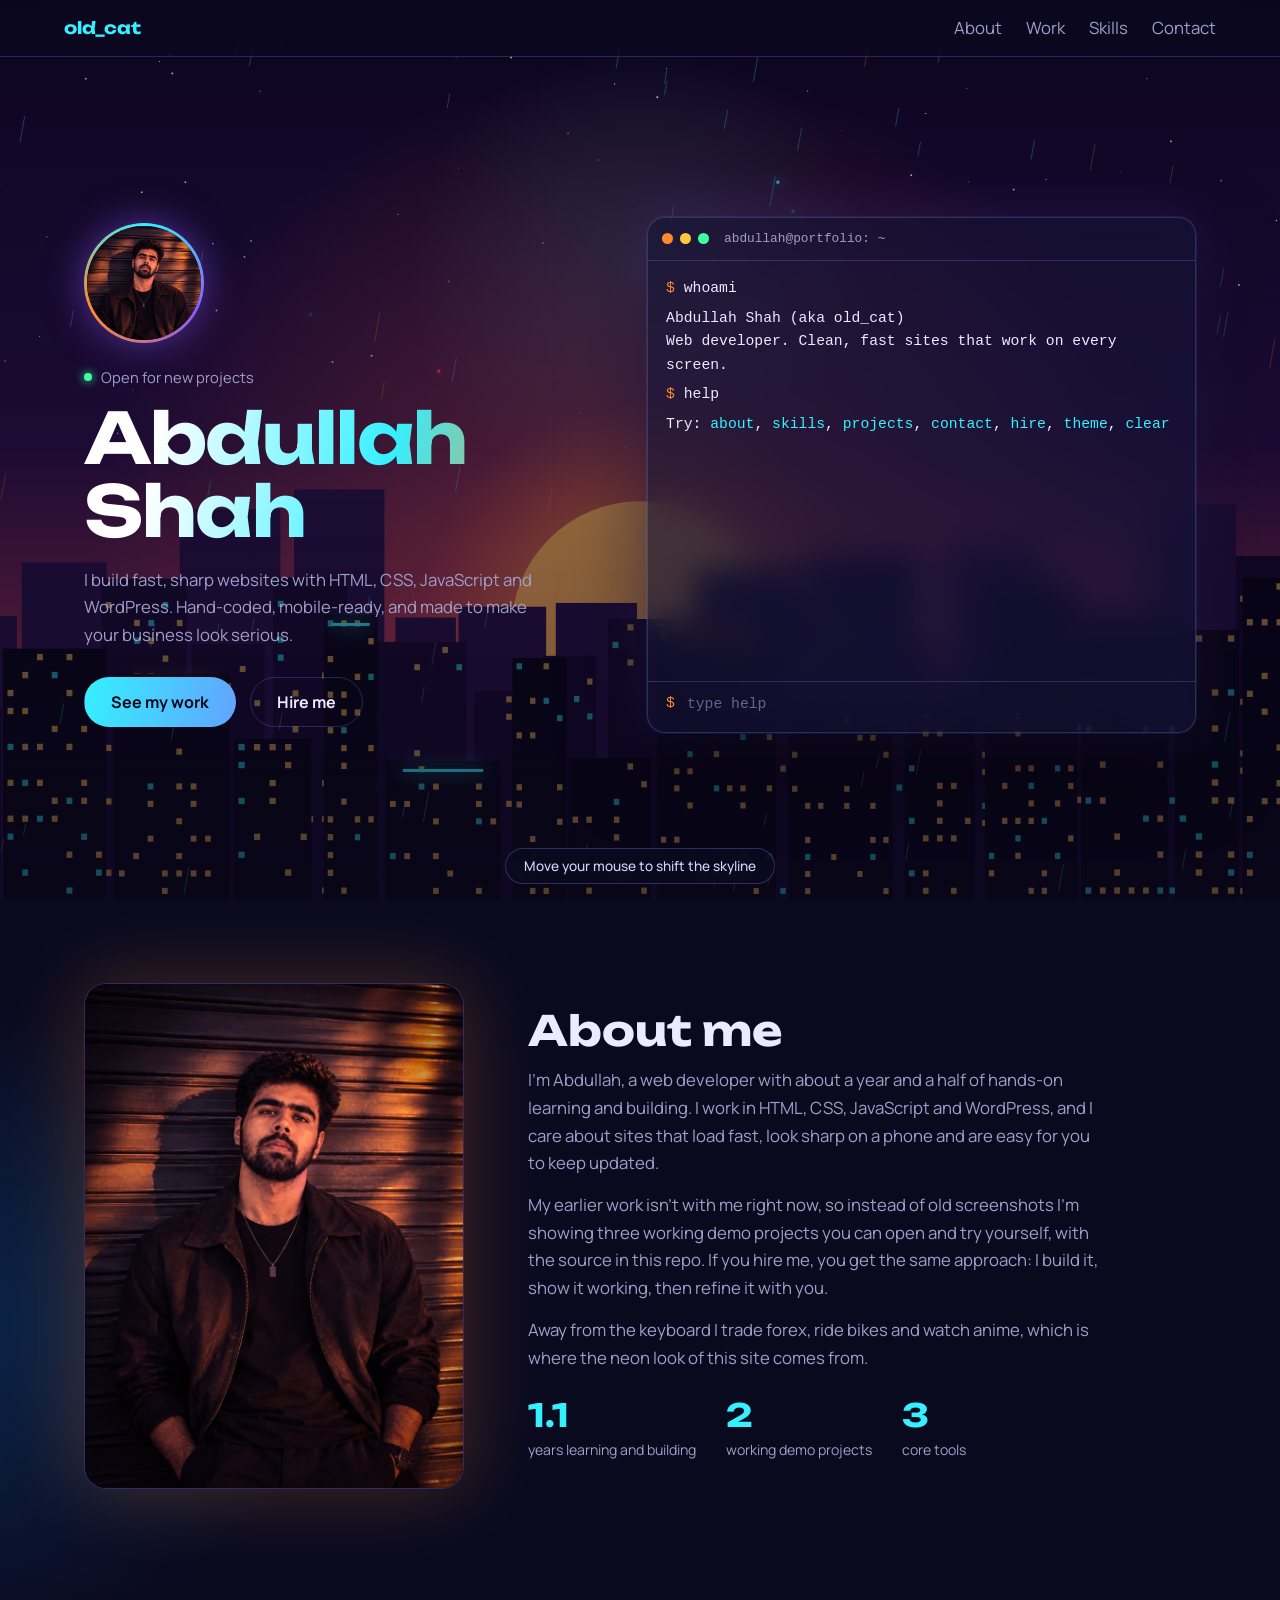
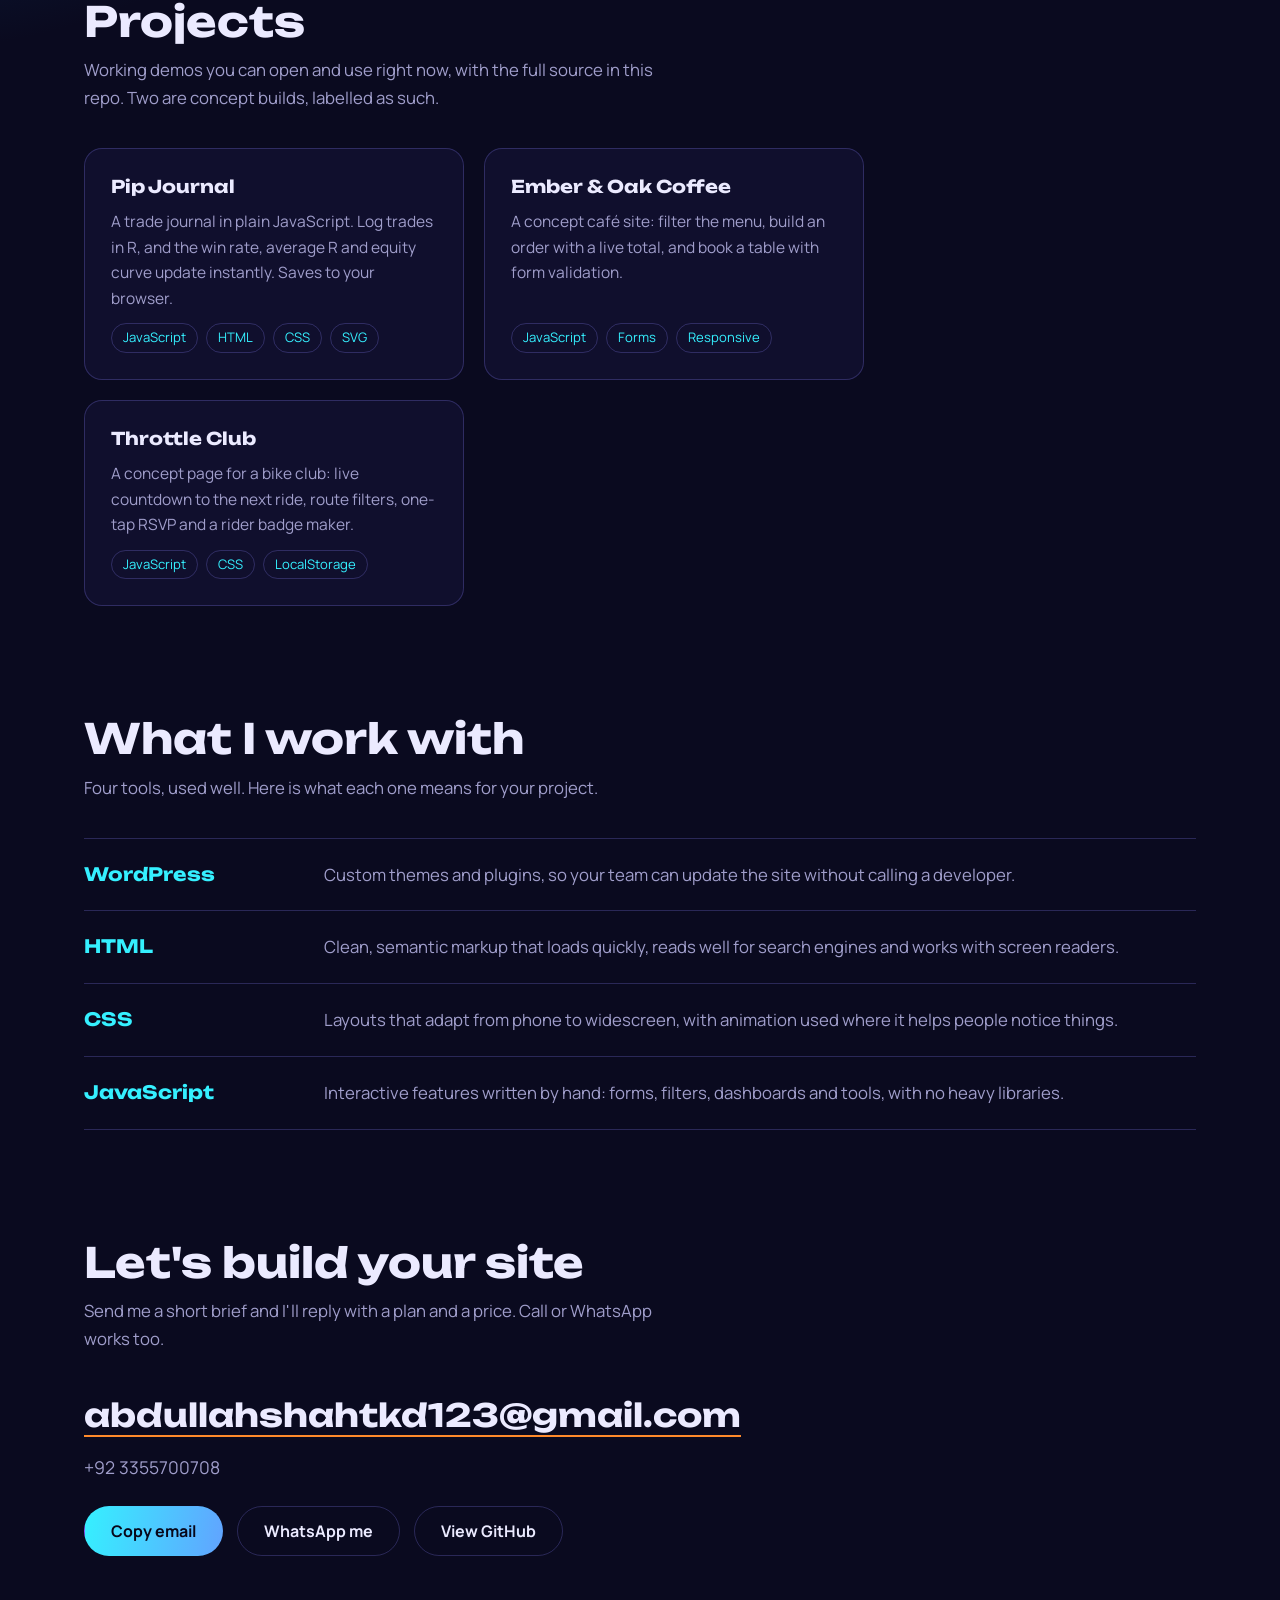
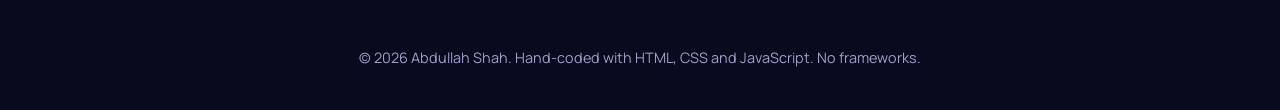
<file: index.html>
<!doctype html>
<html lang="en">
<head>
<meta charset="utf-8">
<meta name="viewport" content="width=device-width, initial-scale=1">
<title>Abdullah Shah | Web Developer</title>
<meta property="og:title" content="Abdullah Shah | Web Developer">
<meta property="og:description" content="Fast, sharp websites with HTML, CSS, JavaScript and WordPress.">
<meta name="description" content="Abdullah Shah builds fast, good-looking websites with HTML, CSS, JavaScript and WordPress.">
<link rel="icon" href="data:image/svg+xml,<svg xmlns=%22http://www.w3.org/2000/svg%22 viewBox=%220 0 100 100%22><text y=%22.9em%22 font-size=%2290%22>🐱</text></svg>">
<link rel="preconnect" href="https://fonts.googleapis.com">
<link rel="preconnect" href="https://fonts.gstatic.com" crossorigin>
<link href="https://fonts.googleapis.com/css2?family=Manrope:wght@400;500;700&family=Unbounded:wght@500;700&display=swap" rel="stylesheet">
<link rel="stylesheet" href="style.css">
</head>
<body>
<canvas id="bg" data-scene="city" aria-hidden="true"></canvas>
<div class="glow" aria-hidden="true"></div>

<header class="nav">
  <a class="brand" href="#top">old_cat</a>
  <nav><a href="#about">About</a><a href="#work">Work</a><a href="#skills">Skills</a><a href="#contact">Contact</a></nav>
</header>

<main id="top">
  <section class="hero">
    <div class="intro">
      <div class="avatar"><img src="photo.jpg" alt="Portrait of Abdullah Shah" onerror="this.replaceWith(Object.assign(document.createElement('span'),{textContent:'AS'}))"></div>
      <p class="status"><i></i>Open for new projects</p>
      <h1>Abdullah Shah</h1>
      <p class="role">I build fast, sharp websites with HTML, CSS, JavaScript and WordPress. Hand-coded, mobile-ready, and made to make your business look serious.</p>
      <div class="cta">
        <a class="btn primary" href="#work">See my work</a>
        <a class="btn" href="mailto:abdullahshahtkd123@gmail.com?subject=Project%20inquiry">Hire me</a>
      </div>
    </div>
    <div class="term" id="term" aria-label="Interactive terminal">
      <div class="bar"><b></b><b></b><b></b><span>abdullah@portfolio: ~</span></div>
      <div class="out" id="out" aria-live="polite"></div>
      <label class="line"><span class="ps">$</span><input id="in" autocomplete="off" autocapitalize="off" spellcheck="false" aria-label="Type a command and press Enter" placeholder="type help"></label>
    </div>
  </section>

  <section id="about" class="sec">
    <div class="about">
      <div class="card frame"><img src="photo.jpg" alt="Abdullah Shah leaning on a metal shutter in golden evening light" loading="lazy"></div>
      <div>
        <h2>About me</h2>
        <p>I'm Abdullah, a web developer with about a year and a half of hands-on learning and building. I work in HTML, CSS, JavaScript and WordPress, and I care about sites that load fast, look sharp on a phone and are easy for you to keep updated.</p>
        <p>My earlier work isn't with me right now, so instead of old screenshots I'm showing three working demo projects you can open and try yourself, with the source in this repo. If you hire me, you get the same approach: I build it, show it working, then refine it with you.</p>
        <p>Away from the keyboard I trade forex, ride bikes and watch anime, which is where the neon look of this site comes from.</p>
        <div class="stats">
          <div><b data-n="1.5" data-d="1">0</b><span>years learning and building</span></div>
          <div><b data-n="3">0</b><span>working demo projects</span></div>
          <div><b data-n="4">0</b><span>core tools</span></div>
        </div>
      </div>
    </div>
  </section>

  <section id="work" class="sec">
    <h2>Projects</h2>
    <p class="lead">Working demos you can open and use right now, with the full source in this repo. Two are concept builds, labelled as such.</p>
    <div class="grid">
      <a class="card" href="projects/pip-journal/">
        <h3>Pip Journal</h3>
        <p>A trade journal in plain JavaScript. Log trades in R, and the win rate, average R and equity curve update instantly. Saves to your browser.</p>
        <ul class="tags"><li>JavaScript</li><li>HTML</li><li>CSS</li><li>SVG</li></ul>
      </a>
      <a class="card" href="projects/ember-oak/">
        <h3>Ember &amp; Oak Coffee</h3>
        <p>A concept café site: filter the menu, build an order with a live total, and book a table with form validation.</p>
        <ul class="tags"><li>JavaScript</li><li>Forms</li><li>Responsive</li></ul>
      </a>
      <a class="card" href="projects/throttle-club/">
        <h3>Throttle Club</h3>
        <p>A concept page for a bike club: live countdown to the next ride, route filters, one-tap RSVP and a rider badge maker.</p>
        <ul class="tags"><li>JavaScript</li><li>CSS</li><li>LocalStorage</li></ul>
      </a>
    </div>
  </section>

  <section id="skills" class="sec">
    <h2>What I work with</h2>
    <p class="lead">Four tools, used well. Here is what each one means for your project.</p>
    <dl class="skills">
      <div><dt>WordPress</dt><dd>Custom themes and plugins, so your team can update the site without calling a developer.</dd></div>
      <div><dt>HTML</dt><dd>Clean, semantic markup that loads quickly, reads well for search engines and works with screen readers.</dd></div>
      <div><dt>CSS</dt><dd>Layouts that adapt from phone to widescreen, with animation used where it helps people notice things.</dd></div>
      <div><dt>JavaScript</dt><dd>Interactive features written by hand: forms, filters, dashboards and tools, with no heavy libraries.</dd></div>
    </dl>
  </section>

  <section id="contact" class="sec">
    <h2>Let's build your site</h2>
    <p class="lead">Send me a short brief and I'll reply with a plan and a price. Call or WhatsApp works too.</p>
    <a class="mail" href="mailto:abdullahshahtkd123@gmail.com?subject=Project%20inquiry">abdullahshahtkd123@gmail.com</a>
    <a class="phone" href="tel:+923355700708">+92 3355700708</a>
    <div class="cta">
      <button class="btn primary" id="copy" type="button">Copy email</button>
      <a class="btn" href="https://wa.me/923355700708" target="_blank" rel="noopener">WhatsApp me</a>
      <a class="btn" href="https://github.com/Abdullah-ops-del" target="_blank" rel="noopener">View GitHub</a>
    </div>
  </section>
</main>

<footer>© 2026 Abdullah Shah. Hand-coded with HTML, CSS and JavaScript. No frameworks.</footer>
<script src="fx.js"></script>
<script src="script.js"></script>
</body>
</html>
</file>
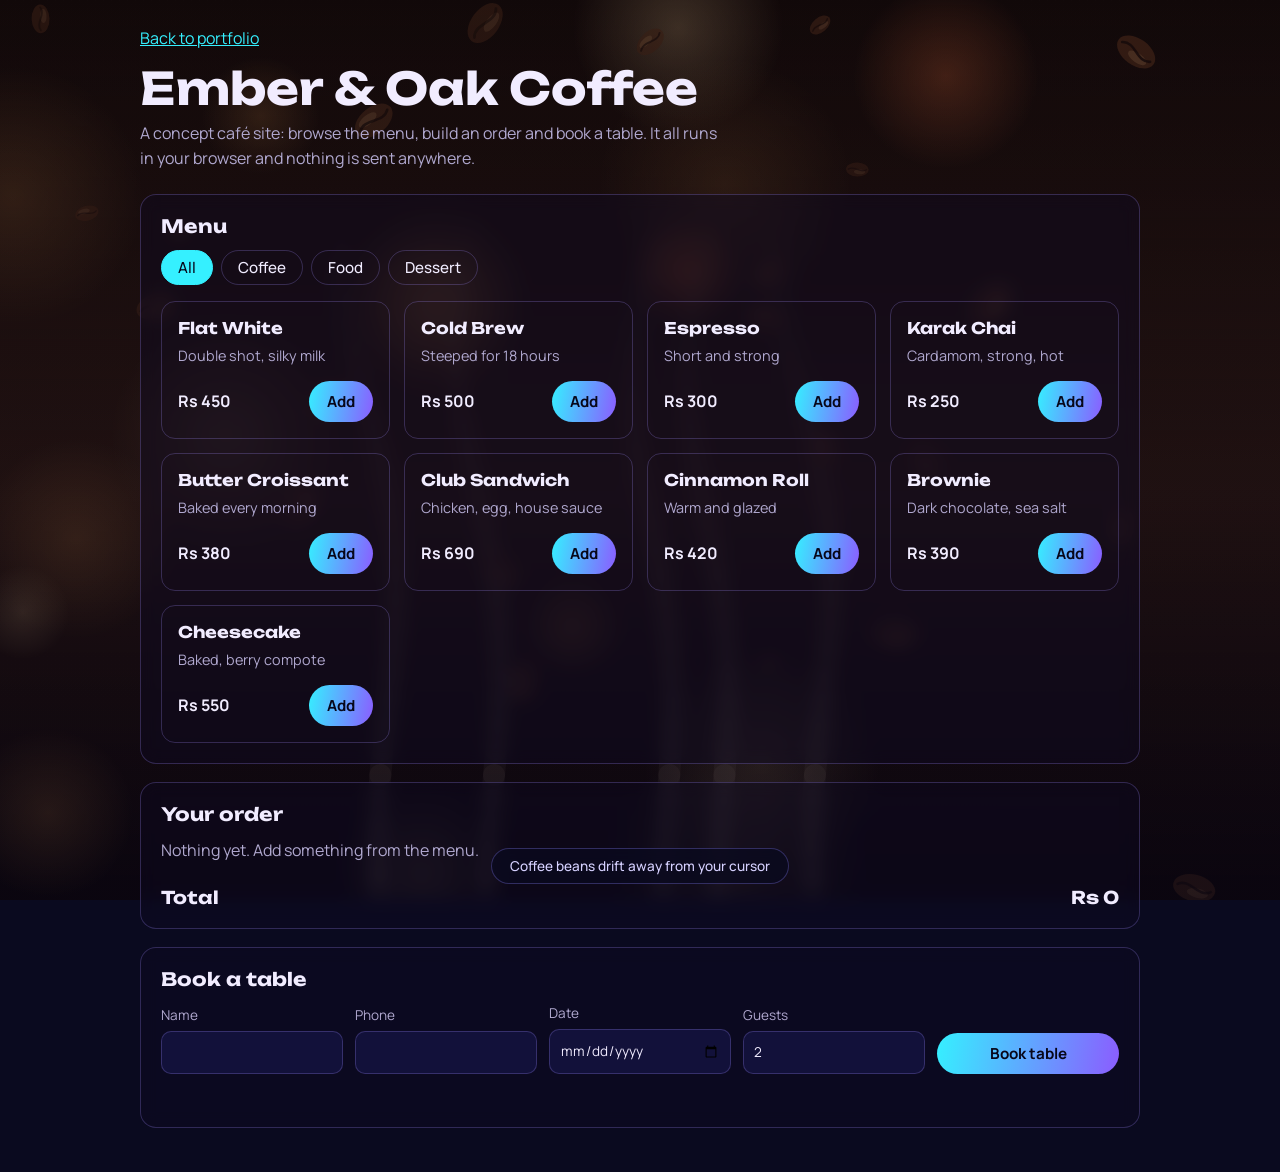
<file: projects/ember-oak/index.html>
<!doctype html>
<html lang="en">
<head>
<meta charset="utf-8">
<meta name="viewport" content="width=device-width,initial-scale=1">
<title>Ember &amp; Oak Coffee | Concept by Abdullah Shah</title>
<link href="https://fonts.googleapis.com/css2?family=Manrope:wght@400;500;700&family=Unbounded:wght@700&display=swap" rel="stylesheet">
<link rel="stylesheet" href="../demo.css">
</head>
<body>
<canvas id="bg" data-scene="coffee" aria-hidden="true"></canvas>
<div class="wrap">
<a href="../../">Back to portfolio</a>
<h1>Ember &amp; Oak Coffee</h1>
<p class="sub">A concept café site: browse the menu, build an order and book a table. It all runs in your browser and nothing is sent anywhere.</p>

<section class="panel"><h2>Menu</h2><div class="chips" id="chips"></div><div class="grid" id="menu"></div></section>
<section class="panel"><h2>Your order</h2><div id="cart"></div><p class="tot"><span>Total</span><span id="tot">Rs 0</span></p></section>
<section class="panel">
  <h2>Book a table</h2>
  <form id="f" novalidate>
    <label>Name<input name="n" autocomplete="name"></label>
    <label>Phone<input name="p" type="tel" autocomplete="tel"></label>
    <label>Date<input name="d" type="date"></label>
    <label>Guests<input name="g" type="number" min="1" max="12" value="2"></label>
    <button class="btn">Book table</button>
  </form>
  <p class="msg" id="msg" role="status"></p>
</section>
</div>

<script>
const $ = s => document.querySelector(s), Rs = n => 'Rs ' + n.toLocaleString('en-US');
const M = [['Coffee','Flat White','Double shot, silky milk',450],['Coffee','Cold Brew','Steeped for 18 hours',500],['Coffee','Espresso','Short and strong',300],['Coffee','Karak Chai','Cardamom, strong, hot',250],['Food','Butter Croissant','Baked every morning',380],['Food','Club Sandwich','Chicken, egg, house sauce',690],['Food','Cinnamon Roll','Warm and glazed',420],['Dessert','Brownie','Dark chocolate, sea salt',390],['Dessert','Cheesecake','Baked, berry compote',550]];
const cats = ['All', ...new Set(M.map(m => m[0]))], cart = {};
let cat = 'All';

function menu() {
  $('#chips').innerHTML = cats.map(c => `<button class="chip" aria-pressed="${c === cat}" data-c="${c}">${c}</button>`).join('');
  $('#menu').innerHTML = M.filter(m => cat === 'All' || m[0] === cat).map(m =>
    `<div class="item"><h3>${m[1]}</h3><p>${m[2]}</p><div class="row"><b>${Rs(m[3])}</b><button class="btn" data-a="${m[1]}">Add</button></div></div>`).join('');
}
function order() {
  let t = 0; const ks = Object.keys(cart);
  $('#cart').innerHTML = ks.length ? ks.map(k => {
    t += M.find(m => m[1] === k)[3] * cart[k];
    return `<div class="line"><span>${k} x ${cart[k]}</span><span><button class="btn alt" data-m="${k}" aria-label="Remove one ${k}">-</button> <button class="btn alt" data-p="${k}" aria-label="Add one ${k}">+</button></span></div>`;
  }).join('') : '<p class="sub">Nothing yet. Add something from the menu.</p>';
  $('#tot').textContent = Rs(t);
}
document.addEventListener('click', e => {
  const d = e.target.dataset;
  if (d.c) { cat = d.c; menu(); }
  if (d.a) { cart[d.a] = (cart[d.a] || 0) + 1; order(); }
  if (d.p) { cart[d.p]++; order(); }
  if (d.m) { if (--cart[d.m] < 1) delete cart[d.m]; order(); }
});

const f = $('#f');
f.d.min = new Date().toISOString().slice(0, 10);
f.addEventListener('submit', e => {
  e.preventDefault();
  const n = f.n.value.trim(), p = f.p.value.replace(/\D/g, ''), d = f.d.value, g = +f.g.value;
  let er = '';
  if (n.length < 2) er = 'Please enter your name.';
  else if (p.length < 10) er = 'Enter a phone number with at least 10 digits.';
  else if (!d || d < f.d.min) er = 'Pick today or a future date.';
  else if (!(g >= 1 && g <= 12)) er = 'Guests must be between 1 and 12.';
  const m = $('#msg');
  m.style.color = er ? 'var(--ember)' : 'var(--ok)';
  m.textContent = er || `Table for ${g} booked on ${d}. See you soon, ${n}! (Demo only: nothing was sent.)`;
  if (!er) f.reset();
});
menu(); order();
</script>
<script src="../../fx.js"></script>
</body>
</html>
</file>
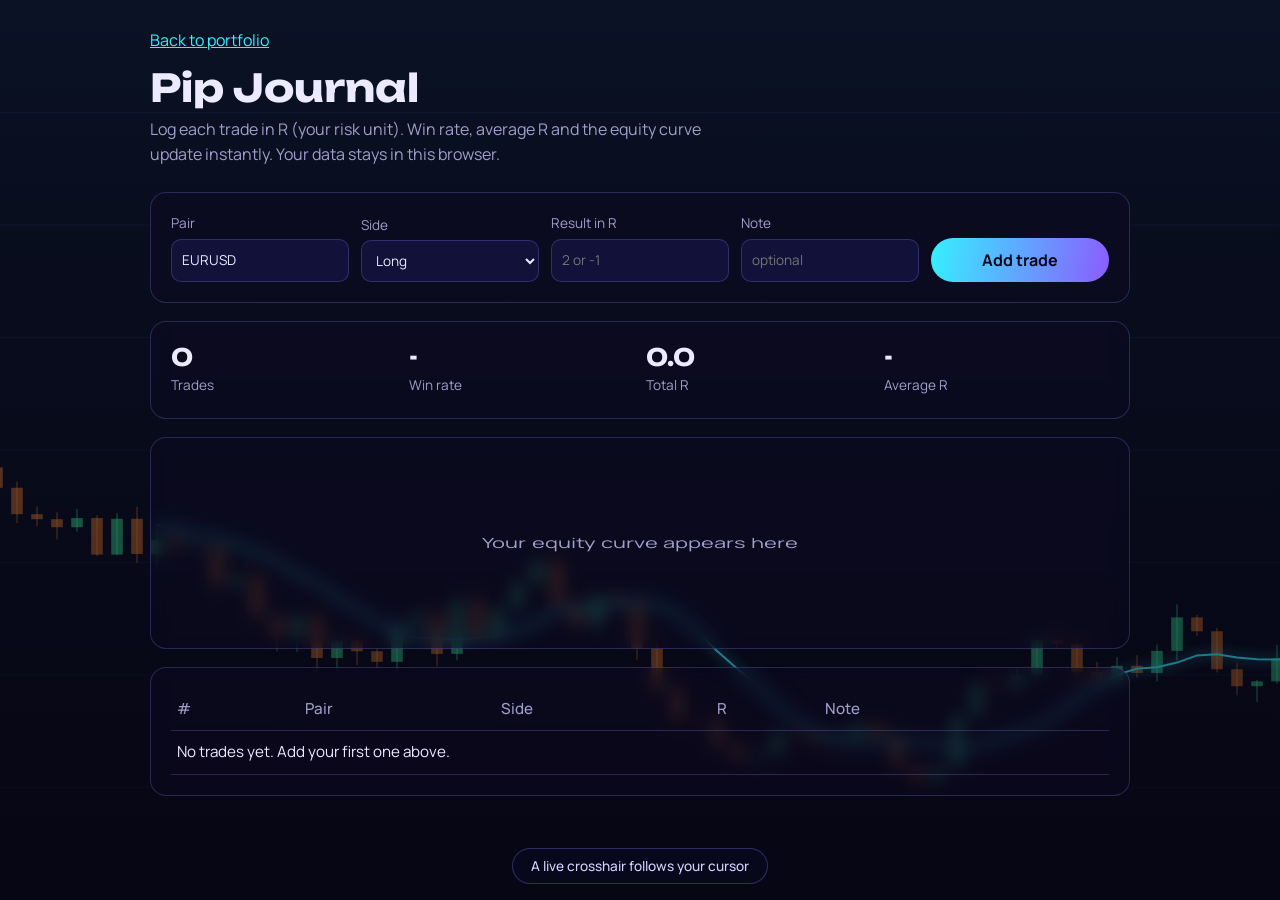
<file: projects/pip-journal/index.html>
<!doctype html>
<html lang="en">
<head>
<meta charset="utf-8">
<meta name="viewport" content="width=device-width,initial-scale=1">
<title>Pip Journal | Abdullah Shah</title>
<link href="https://fonts.googleapis.com/css2?family=Manrope:wght@400;700&family=Unbounded:wght@700&display=swap" rel="stylesheet">
<style>
:root{--cyan:#35f0ff;--pink:#ff8a2b;--violet:#8b5cff;--line:rgba(140,130,255,.25);--panel:rgba(22,20,56,.7);--text:#ebeaff;--muted:#a09ecb;--win:#3dffa2}
*{box-sizing:border-box;margin:0}
body{background:radial-gradient(900px 600px at 85% -10%,#3b1c0c,transparent 60%),#0a0a1f;color:var(--text);font:1rem/1.6 Manrope,system-ui,sans-serif;min-height:100vh;padding:28px clamp(16px,4vw,48px)}
.wrap{max-width:980px;margin:auto}
a{color:var(--cyan)}
h1{font:700 clamp(1.6rem,4vw,2.4rem) Unbounded,sans-serif;margin:10px 0 6px}
.sub{color:var(--muted);margin-bottom:24px;max-width:60ch}
.panel{background:var(--panel);border:1px solid var(--line);border-radius:16px;padding:20px;margin-bottom:18px}
form{display:grid;grid-template-columns:repeat(auto-fit,minmax(130px,1fr));gap:12px;align-items:end}
label{display:grid;gap:4px;font-size:.85rem;color:var(--muted)}
input,select{background:#12113a;border:1px solid var(--line);border-radius:10px;padding:10px;color:var(--text);font:inherit}
:focus-visible{outline:2px solid var(--cyan);outline-offset:2px}
button{padding:11px 18px;border:0;border-radius:99px;font:700 1rem Manrope,sans-serif;cursor:pointer;background:linear-gradient(100deg,var(--cyan),var(--violet));color:#07071a}
.stats{display:grid;grid-template-columns:repeat(auto-fit,minmax(130px,1fr));gap:12px}
.stat b{display:block;font:700 1.5rem Unbounded,sans-serif}
.stat span{color:var(--muted);font-size:.85rem}
svg{width:100%;height:170px;display:block}
.scroll{overflow-x:auto}
table{width:100%;border-collapse:collapse;font-size:.95rem}
th,td{text-align:left;padding:9px 6px;border-bottom:1px solid var(--line)}
th{color:var(--muted);font-weight:500}
.w{color:var(--win)}.l{color:var(--pink)}
.x{background:none;color:var(--muted);padding:2px 9px;border:1px solid var(--line)}
</style>
</head>
<body>
<canvas id="bg" data-scene="candles" aria-hidden="true"></canvas>
<div class="wrap">
<a href="../../">Back to portfolio</a>
<h1>Pip Journal</h1>
<p class="sub">Log each trade in R (your risk unit). Win rate, average R and the equity curve update instantly. Your data stays in this browser.</p>

<form class="panel" id="f">
  <label>Pair<input name="pair" value="EURUSD" required maxlength="10"></label>
  <label>Side<select name="side"><option>Long</option><option>Short</option></select></label>
  <label>Result in R<input name="r" type="number" step="0.1" required placeholder="2 or -1"></label>
  <label>Note<input name="note" maxlength="40" placeholder="optional"></label>
  <button>Add trade</button>
</form>

<section class="panel stats" id="stats"></section>
<section class="panel"><svg id="chart" viewBox="0 0 600 170" preserveAspectRatio="none" role="img" aria-label="Equity curve in R"></svg></section>
<section class="panel scroll">
  <table>
    <thead><tr><th>#</th><th>Pair</th><th>Side</th><th>R</th><th>Note</th><th></th></tr></thead>
    <tbody id="rows"></tbody>
  </table>
</section>
</div>

<script>
const K = 'pipjournal', $ = s => document.querySelector(s);
const esc = s => s.replace(/[&<>"']/g, c => ({'&':'&amp;','<':'&lt;','>':'&gt;','"':'&quot;',"'":'&#39;'}[c]));
let t = [];
try { t = JSON.parse(localStorage.getItem(K)) || []; } catch {}
const save = () => { try { localStorage.setItem(K, JSON.stringify(t)); } catch {} };

function draw() {
  const n = t.length, wins = t.filter(x => x.r > 0).length, tot = t.reduce((a, x) => a + x.r, 0);
  const st = [['Trades', n], ['Win rate', n ? Math.round(wins / n * 100) + '%' : '-'], ['Total R', tot.toFixed(1)], ['Average R', n ? (tot / n).toFixed(2) : '-']];
  $('#stats').innerHTML = st.map(([a, b]) => `<div class="stat"><b>${b}</b><span>${a}</span></div>`).join('');

  $('#rows').innerHTML = n ? t.map((x, i) =>
    `<tr><td>${i + 1}</td><td>${esc(x.pair)}</td><td>${x.side}</td><td class="${x.r > 0 ? 'w' : 'l'}">${x.r > 0 ? '+' : ''}${x.r}</td><td>${esc(x.note)}</td><td><button class="x" data-i="${i}" aria-label="Delete trade ${i + 1}">x</button></td></tr>`
  ).join('') : '<tr><td colspan="6">No trades yet. Add your first one above.</td></tr>';

  const cum = [0]; t.forEach(x => cum.push(cum[cum.length - 1] + x.r));
  const lo = Math.min(...cum), hi = Math.max(...cum), span = hi - lo || 1;
  const Y = v => 155 - (v - lo) / span * 140;
  if (n < 1) { $('#chart').innerHTML = '<text x="300" y="90" fill="#a09ecb" text-anchor="middle" font-size="14">Your equity curve appears here</text>'; return; }
  const pts = cum.map((v, i) => `${i / (cum.length - 1) * 600},${Y(v)}`).join(' ');
  $('#chart').innerHTML = `<line x1="0" x2="600" y1="${Y(0)}" y2="${Y(0)}" stroke="#a09ecb" stroke-opacity=".4" stroke-dasharray="4 6" vector-effect="non-scaling-stroke"/><polyline points="${pts}" fill="none" stroke="#35f0ff" stroke-width="2.5" stroke-linejoin="round" vector-effect="non-scaling-stroke" style="filter:drop-shadow(0 0 6px #35f0ff)"/>`;
}

$('#f').addEventListener('submit', e => {
  e.preventDefault();
  const d = new FormData(e.target);
  t.push({ pair: d.get('pair').toUpperCase(), side: d.get('side'), r: parseFloat(d.get('r')), note: d.get('note') });
  save(); draw(); e.target.r.value = ''; e.target.note.value = ''; e.target.r.focus();
});
$('#rows').addEventListener('click', e => {
  const i = e.target.dataset.i; if (i === undefined) return;
  t.splice(+i, 1); save(); draw();
});
draw();
</script>
<script src="../../fx.js"></script>
</body>
</html>
</file>
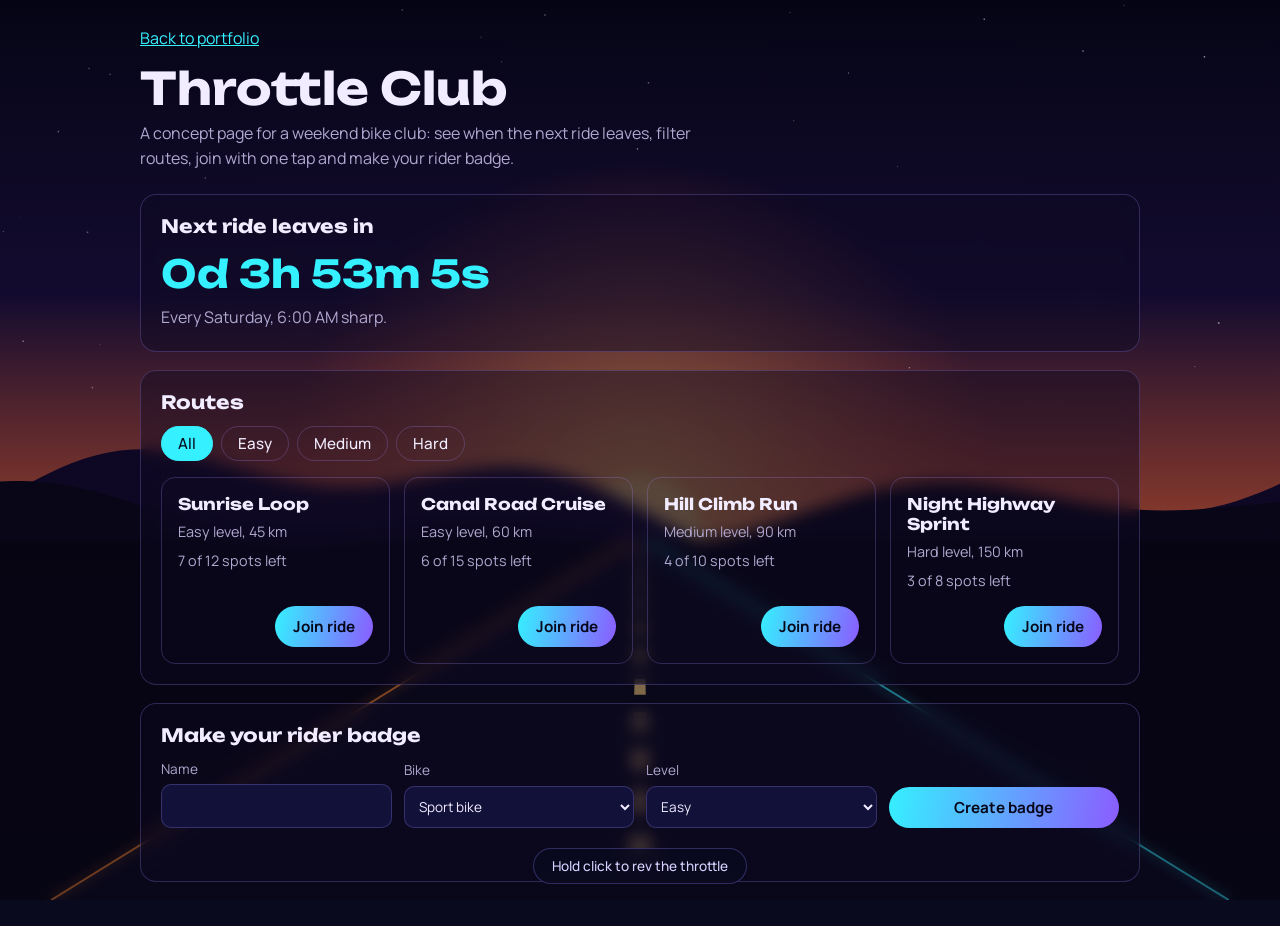
<file: projects/throttle-club/index.html>
<!doctype html>
<html lang="en">
<head>
<meta charset="utf-8">
<meta name="viewport" content="width=device-width,initial-scale=1">
<title>Throttle Club | Concept by Abdullah Shah</title>
<link href="https://fonts.googleapis.com/css2?family=Manrope:wght@400;500;700&family=Unbounded:wght@700&display=swap" rel="stylesheet">
<link rel="stylesheet" href="../demo.css">
</head>
<body>
<canvas id="bg" data-scene="road" aria-hidden="true"></canvas>
<div class="wrap">
<a href="../../">Back to portfolio</a>
<h1>Throttle Club</h1>
<p class="sub">A concept page for a weekend bike club: see when the next ride leaves, filter routes, join with one tap and make your rider badge.</p>

<section class="panel"><h2>Next ride leaves in</h2><p class="tot" id="cd" style="justify-content:flex-start;font-size:clamp(1.3rem,5vw,2.4rem);color:var(--cyan)"></p><p class="sub" style="margin:8px 0 0">Every Saturday, 6:00 AM sharp.</p></section>
<section class="panel"><h2>Routes</h2><div class="chips" id="chips"></div><div class="grid" id="rides"></div></section>
<section class="panel">
  <h2>Make your rider badge</h2>
  <form id="f" novalidate>
    <label>Name<input name="n" autocomplete="name"></label>
    <label>Bike<select name="b"><option>Sport bike</option><option>Cruiser</option><option>Adventure bike</option><option>Commuter</option><option>Scooter</option></select></label>
    <label>Level<select name="l"><option>Easy</option><option>Medium</option><option>Hard</option></select></label>
    <button class="btn">Create badge</button>
  </form>
  <p class="msg" id="msg" role="status"></p>
  <div id="badge"></div>
</section>
</div>

<script>
const $ = s => document.querySelector(s);
const R = [['Sunrise Loop','Easy',45,12,5],['Canal Road Cruise','Easy',60,15,9],['Hill Climb Run','Medium',90,10,6],['Night Highway Sprint','Hard',150,8,5]];
const levels = ['All', 'Easy', 'Medium', 'Hard'];
let lv = 'All', mine = [];
try { mine = JSON.parse(localStorage.getItem('tc')) || []; } catch {}

function rides() {
  $('#chips').innerHTML = levels.map(l => `<button class="chip" aria-pressed="${l === lv}" data-l="${l}">${l}</button>`).join('');
  $('#rides').innerHTML = R.filter(r => lv === 'All' || r[1] === lv).map(r => {
    const on = mine.includes(r[0]), left = r[3] - r[4] - (on ? 1 : 0);
    return `<div class="item"><h3>${r[0]}</h3><p>${r[1]} level, ${r[2]} km</p><p>${left} of ${r[3]} spots left</p><div class="row"><span></span><button class="btn ${on ? 'alt' : ''}" data-r="${r[0]}" ${left < 1 && !on ? 'disabled' : ''}>${on ? 'Leave ride' : 'Join ride'}</button></div></div>`;
  }).join('');
}
document.addEventListener('click', e => {
  const d = e.target.dataset;
  if (d.l) { lv = d.l; rides(); }
  if (d.r) {
    mine = mine.includes(d.r) ? mine.filter(x => x !== d.r) : [...mine, d.r];
    try { localStorage.setItem('tc', JSON.stringify(mine)); } catch {}
    rides();
  }
});

function tick() {
  const now = new Date(), t = new Date(now);
  t.setDate(now.getDate() + (6 - now.getDay() + 7) % 7); t.setHours(6, 0, 0, 0);
  if (t <= now) t.setDate(t.getDate() + 7);
  let s = Math.floor((t - now) / 1000);
  const d = Math.floor(s / 86400), h = Math.floor(s % 86400 / 3600), m = Math.floor(s % 3600 / 60);
  $('#cd').textContent = `${d}d ${h}h ${m}m ${s % 60}s`;
}
tick(); setInterval(tick, 1000);

const f = $('#f');
f.addEventListener('submit', e => {
  e.preventDefault();
  const n = f.n.value.trim(), m = $('#msg'), b = $('#badge');
  if (n.length < 2) { m.style.color = 'var(--ember)'; m.textContent = 'Please enter your name.'; b.innerHTML = ''; return; }
  m.style.color = 'var(--ok)'; m.textContent = 'Welcome to the crew!';
  b.innerHTML = '<div class="badge"><span></span><b></b><p></p></div>';
  b.querySelector('span').textContent = 'Throttle Club rider';
  b.querySelector('b').textContent = n;
  b.querySelector('p').textContent = `${f.b.value}, ${f.l.value} level`;
});
rides();
</script>
<script src="../../fx.js"></script>
</body>
</html>
</file>
<file: style.css>
:root{--bg:#0a0a1f;--panel:rgba(22,20,56,.62);--line:rgba(140,130,255,.25);--cyan:#35f0ff;--pink:#ff8a2b;--violet:#8b5cff;--text:#ebeaff;--muted:#a09ecb;--r:18px}
*{box-sizing:border-box;margin:0}
html{scroll-behavior:smooth;scroll-padding-top:80px}
body{background:radial-gradient(1200px 700px at 80% -10%,#3b1c0c 0,transparent 60%),radial-gradient(900px 600px at -10% 40%,#0b2a52 0,transparent 55%),var(--bg);color:var(--text);font:400 1.05rem/1.65 Manrope,system-ui,sans-serif;min-height:100vh;overflow-x:hidden}
a{color:inherit;text-decoration:none}
:focus-visible{outline:2px solid var(--cyan);outline-offset:3px}
#rain{position:fixed;inset:0;width:100%;height:100%;z-index:0;pointer-events:none;opacity:.55}
.glow{position:fixed;left:0;top:0;width:520px;height:520px;margin:-260px 0 0 -260px;background:radial-gradient(circle,rgba(53,240,255,.14),transparent 65%);pointer-events:none;z-index:0;transform:translate(var(--mx,50vw),var(--my,30vh))}
main,footer{position:relative;z-index:1}

.nav{position:sticky;top:0;z-index:5;display:flex;justify-content:space-between;align-items:center;padding:14px clamp(18px,5vw,64px);backdrop-filter:blur(14px);background:rgba(10,10,31,.55);border-bottom:1px solid var(--line)}
.brand{font:700 1.05rem Unbounded,sans-serif;color:var(--cyan)}
.nav nav a{margin-left:24px;color:var(--muted);transition:color .2s}
.nav nav a:hover{color:var(--text)}

.hero{display:grid;grid-template-columns:1fr 1.1fr;gap:clamp(28px,5vw,72px);align-items:center;min-height:calc(100vh - 64px);max-width:1240px;margin:auto;padding:40px clamp(18px,5vw,64px)}
.avatar{width:120px;height:120px;border-radius:50%;padding:3px;margin-bottom:22px;background:conic-gradient(var(--cyan),var(--violet),var(--pink),var(--cyan));box-shadow:0 0 38px rgba(139,92,255,.5)}
.avatar img,.avatar span{object-position:50% 18%;width:100%;height:100%;border-radius:50%;object-fit:cover;display:grid;place-items:center;background:#15123a;font:700 1.6rem Unbounded,sans-serif}
.status{display:flex;align-items:center;gap:9px;color:var(--muted);font-size:.92rem;margin-bottom:12px}
.status i{width:8px;height:8px;border-radius:50%;background:#3dffa2;box-shadow:0 0 10px #3dffa2}
h1{font:700 clamp(2.4rem,6vw,4.4rem)/1.04 Unbounded,sans-serif;letter-spacing:-.02em;margin-bottom:18px;background:linear-gradient(100deg,#fff 15%,var(--cyan) 60%,var(--pink));-webkit-background-clip:text;background-clip:text;color:transparent}
.role{color:var(--muted);max-width:46ch;margin-bottom:28px}
.cta{display:flex;flex-wrap:wrap;gap:14px}
.btn{display:inline-block;padding:13px 26px;border:1px solid var(--line);border-radius:99px;background:transparent;color:var(--text);font:700 1rem Manrope,sans-serif;cursor:pointer;transition:border-color .25s,box-shadow .25s}
.btn:hover{border-color:var(--cyan);box-shadow:0 0 28px rgba(53,240,255,.3)}
.btn.primary{background:linear-gradient(100deg,var(--cyan),var(--violet));color:#07071a;border-color:transparent}
.btn.primary:hover{box-shadow:0 0 34px rgba(139,92,255,.6)}

.term{background:var(--panel);border:1px solid var(--line);border-radius:var(--r);box-shadow:0 0 0 1px rgba(53,240,255,.08),0 30px 80px rgba(0,0,0,.5),0 0 60px rgba(139,92,255,.18);backdrop-filter:blur(16px);font:.92rem/1.6 ui-monospace,"JetBrains Mono",Menlo,Consolas,monospace;overflow:hidden;cursor:text}
.bar{display:flex;align-items:center;gap:7px;padding:11px 14px;border-bottom:1px solid var(--line);color:var(--muted);font-size:.8rem}
.bar b{width:11px;height:11px;border-radius:50%;background:var(--pink)}
.bar b:nth-child(2){background:#ffc83d}.bar b:nth-child(3){background:#3dffa2}
.bar span{margin-left:8px}
.out{height:min(52vh,420px);padding:16px 18px 4px;overflow-y:auto;scrollbar-width:thin}
.out p{white-space:pre-wrap;word-break:break-word;margin-bottom:6px}
.out .c{color:var(--cyan)}.out .p,.ps{color:var(--pink)}
.out a{color:var(--cyan);text-decoration:underline}
.line{display:flex;gap:10px;padding:10px 18px 14px;border-top:1px solid var(--line)}
.line:focus-within{background:rgba(53,240,255,.06)}
.line input{flex:1;min-width:0;background:none;border:0;outline:0;color:var(--text);font:inherit;caret-color:var(--cyan)}
.line input::placeholder{color:var(--muted);opacity:.6}

.sec{max-width:1240px;margin:auto;padding:90px clamp(18px,5vw,64px) 20px}
h2{font:700 clamp(1.7rem,3.6vw,2.6rem)/1.1 Unbounded,sans-serif;margin-bottom:12px}
.lead{color:var(--muted);max-width:60ch;margin-bottom:36px}

.grid{display:grid;grid-template-columns:repeat(auto-fit,minmax(260px,380px));gap:20px}
.card{--rx:0deg;--ry:0deg;position:relative;display:flex;flex-direction:column;gap:12px;padding:26px;overflow:hidden;background:var(--panel);border:1px solid var(--line);border-radius:var(--r);backdrop-filter:blur(10px);transform:perspective(800px) rotateX(var(--rx)) rotateY(var(--ry));transition:transform .15s,border-color .3s,box-shadow .3s}
.card:hover{border-color:var(--cyan);box-shadow:0 0 40px rgba(53,240,255,.18)}
.card::after{content:"";position:absolute;inset:0;background:radial-gradient(260px circle at var(--x,50%) var(--y,0),rgba(255,138,43,.2),transparent 60%);opacity:0;transition:opacity .3s;pointer-events:none}
.card:hover::after{opacity:1}
.card h3{font:700 1.1rem Unbounded,sans-serif}
.card p{color:var(--muted);font-size:.97rem}
.tags{display:flex;flex-wrap:wrap;gap:8px;margin-top:auto;padding:0}
.tags li{list-style:none;padding:3px 11px;border:1px solid var(--line);border-radius:99px;font-size:.82rem;color:var(--cyan)}

.skills{border-top:1px solid var(--line)}
.skills div{display:grid;grid-template-columns:minmax(120px,220px) 1fr;gap:20px;align-items:baseline;padding:22px 0;border-bottom:1px solid var(--line)}
.skills dt{font:700 1.15rem Unbounded,sans-serif;color:var(--cyan)}
.skills dd{color:var(--muted)}

.mail{display:inline-block;margin:6px 0 24px;border-bottom:2px solid var(--pink);font:700 clamp(1.05rem,3.4vw,2rem) Unbounded,sans-serif;word-break:break-all}
footer{padding:70px 20px 40px;text-align:center;color:var(--muted);font-size:.9rem}

@media(max-width:860px){.hero{grid-template-columns:1fr;min-height:0}.skills div{grid-template-columns:1fr;gap:4px}.nav nav a{margin-left:16px}}
@media(prefers-reduced-motion:reduce){html{scroll-behavior:auto}.card{transition:none}}

.about{display:grid;grid-template-columns:minmax(240px,380px) 1fr;gap:clamp(24px,5vw,64px);align-items:center}
.frame{display:block;padding:0;border-radius:22px;box-shadow:0 0 80px rgba(255,138,43,.25)}
.frame img{display:block;width:100%;aspect-ratio:3/4;object-fit:cover}
.about p{color:var(--muted);margin-bottom:14px;max-width:58ch}
.stats{display:flex;flex-wrap:wrap;gap:30px;margin-top:24px}
.stats b{display:block;font:700 2rem Unbounded,sans-serif;color:var(--cyan)}
.stats span{color:var(--muted);font-size:.88rem}
.phone{display:block;margin:-8px 0 24px;color:var(--muted);font-size:1.1rem}
.phone:hover{color:var(--text)}
@media(max-width:860px){.about{grid-template-columns:1fr}.frame{max-width:380px}}
</file>
<file: projects/demo.css>
:root{--cyan:#35f0ff;--ember:#ff8a2b;--violet:#8b5cff;--line:rgba(160,140,255,.25);--panel:rgba(26,20,48,.72);--text:#f1ecff;--muted:#b0a8cf;--ok:#3dffa2}
*{box-sizing:border-box;margin:0}
body{background:radial-gradient(900px 600px at 85% -10%,#3b1c0c,transparent 60%),#0a0a1f;color:var(--text);font:1rem/1.6 Manrope,system-ui,sans-serif;min-height:100vh;padding:26px clamp(16px,4vw,48px)}
.wrap{max-width:1000px;margin:auto}
a{color:var(--cyan)}
h1{font:700 clamp(1.7rem,4.4vw,2.8rem)/1.1 Unbounded,sans-serif;margin:12px 0 8px}
h2{font:700 1.15rem Unbounded,sans-serif;margin-bottom:12px}
.sub{color:var(--muted);max-width:58ch;margin-bottom:22px}
.panel{background:var(--panel);border:1px solid var(--line);border-radius:16px;padding:20px;margin-bottom:18px}
.chips{display:flex;flex-wrap:wrap;gap:8px;margin-bottom:16px}
.chip{background:none;color:var(--text);border:1px solid var(--line);border-radius:99px;padding:6px 16px;font:500 .95rem Manrope,sans-serif;cursor:pointer}
.chip[aria-pressed=true]{background:var(--cyan);color:#07071a;border-color:var(--cyan)}
.grid{display:grid;grid-template-columns:repeat(auto-fill,minmax(210px,1fr));gap:14px}
.item{border:1px solid var(--line);border-radius:14px;padding:16px;display:flex;flex-direction:column;gap:6px}
.item h3{font:700 1rem Unbounded,sans-serif}
.item p{color:var(--muted);font-size:.9rem}
.item .row{display:flex;justify-content:space-between;align-items:center;margin-top:auto;padding-top:8px}
.line{display:flex;justify-content:space-between;align-items:center;gap:10px;padding:8px 0;border-bottom:1px solid var(--line)}
button{font:700 .95rem Manrope,sans-serif;cursor:pointer}
button:disabled{opacity:.4;cursor:not-allowed}
.btn{padding:10px 18px;border:0;border-radius:99px;background:linear-gradient(100deg,var(--cyan),var(--violet));color:#07071a}
.btn.alt{background:none;border:1px solid var(--line);color:var(--text)}
form{display:grid;grid-template-columns:repeat(auto-fit,minmax(170px,1fr));gap:12px;align-items:end}
label{display:grid;gap:4px;font-size:.85rem;color:var(--muted)}
input,select{background:#12113a;border:1px solid var(--line);border-radius:10px;padding:10px;color:var(--text);font:inherit}
.msg{margin-top:10px;min-height:1.4em}
.tot{display:flex;justify-content:space-between;font:700 1.1rem Unbounded,sans-serif;margin-top:12px}
.badge{border:1px solid var(--cyan);border-radius:16px;padding:18px;background:linear-gradient(135deg,rgba(53,240,255,.12),rgba(255,138,43,.14));max-width:320px;margin-top:14px;box-shadow:0 0 40px rgba(53,240,255,.2)}
.badge b{display:block;font:700 1.3rem Unbounded,sans-serif}
:focus-visible{outline:2px solid var(--cyan);outline-offset:2px}
</file>
